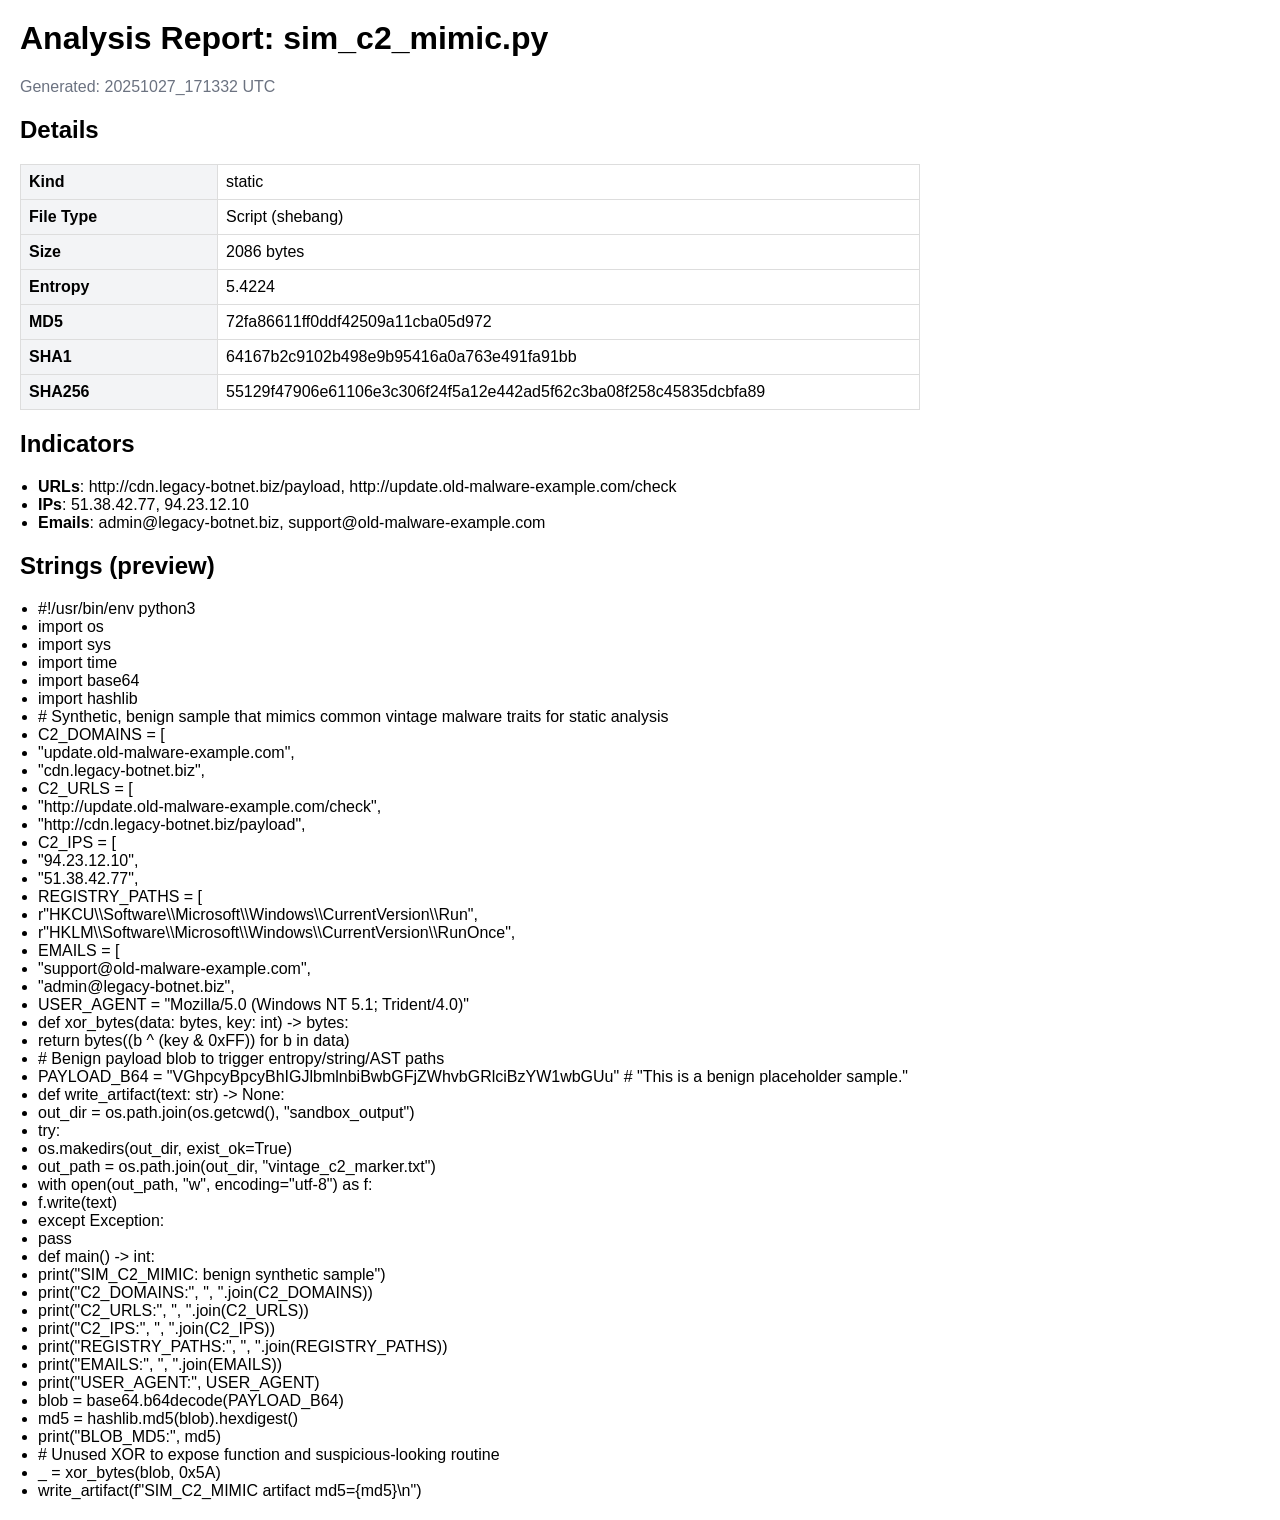
<file: analysis/report_sim_c2_mimic.py_20251027_171332.html>
<!DOCTYPE html>
<html lang="en">
<head>
<meta charset="utf-8"/>
<title>Analysis Report: sim_c2_mimic.py</title>
<style>body{font-family:Arial,Helvetica,sans-serif;margin:20px;} h1{margin-top:0;} table{border-collapse:collapse;width:100%;max-width:900px;} th,td{border:1px solid #ddd;padding:8px;text-align:left;} th{background:#f3f4f6;width:180px;} ul{padding-left:18px;} .section{margin-top:20px;} .muted{color:#6b7280;}</style>
</head>
<body>
<h1>Analysis Report: sim_c2_mimic.py</h1>
<div class="muted">Generated: 20251027_171332 UTC</div>
<div class="section"><h2>Details</h2><table><tr><th>Kind</th><td>static</td></tr><tr><th>File Type</th><td>Script (shebang)</td></tr><tr><th>Size</th><td>2086 bytes</td></tr><tr><th>Entropy</th><td>5.4224</td></tr><tr><th>MD5</th><td>72fa86611ff0ddf42509a11cba05d972</td></tr><tr><th>SHA1</th><td>64167b2c9102b498e9b95416a0a763e491fa91bb</td></tr><tr><th>SHA256</th><td>55129f47906e61106e3c306f24f5a12e442ad5f62c3ba08f258c45835dcbfa89</td></tr></table></div>
<div class="section"><h2>Indicators</h2><ul><li><strong>URLs</strong>: http://cdn.legacy-botnet.biz/payload, http://update.old-malware-example.com/check</li><li><strong>IPs</strong>: 51.38.42.77, 94.23.12.10</li><li><strong>Emails</strong>: admin@legacy-botnet.biz, support@old-malware-example.com</li></ul></div>
<div class="section"><h2>Strings (preview)</h2><ul><li>#!/usr/bin/env python3</li><li>import os</li><li>import sys</li><li>import time</li><li>import base64</li><li>import hashlib</li><li># Synthetic, benign sample that mimics common vintage malware traits for static analysis</li><li>C2_DOMAINS = [</li><li>    &quot;update.old-malware-example.com&quot;,</li><li>    &quot;cdn.legacy-botnet.biz&quot;,</li><li>C2_URLS = [</li><li>    &quot;http://update.old-malware-example.com/check&quot;,</li><li>    &quot;http://cdn.legacy-botnet.biz/payload&quot;,</li><li>C2_IPS = [</li><li>    &quot;94.23.12.10&quot;,</li><li>    &quot;51.38.42.77&quot;,</li><li>REGISTRY_PATHS = [</li><li>    r&quot;HKCU\\Software\\Microsoft\\Windows\\CurrentVersion\\Run&quot;,</li><li>    r&quot;HKLM\\Software\\Microsoft\\Windows\\CurrentVersion\\RunOnce&quot;,</li><li>EMAILS = [</li><li>    &quot;support@old-malware-example.com&quot;,</li><li>    &quot;admin@legacy-botnet.biz&quot;,</li><li>USER_AGENT = &quot;Mozilla/5.0 (Windows NT 5.1; Trident/4.0)&quot;</li><li>def xor_bytes(data: bytes, key: int) -&gt; bytes:</li><li>    return bytes((b ^ (key &amp; 0xFF)) for b in data)</li><li># Benign payload blob to trigger entropy/string/AST paths</li><li>PAYLOAD_B64 = &quot;VGhpcyBpcyBhIGJlbmlnbiBwbGFjZWhvbGRlciBzYW1wbGUu&quot;  # &quot;This is a benign placeholder sample.&quot;</li><li>def write_artifact(text: str) -&gt; None:</li><li>    out_dir = os.path.join(os.getcwd(), &quot;sandbox_output&quot;)</li><li>    try:</li><li>        os.makedirs(out_dir, exist_ok=True)</li><li>        out_path = os.path.join(out_dir, &quot;vintage_c2_marker.txt&quot;)</li><li>        with open(out_path, &quot;w&quot;, encoding=&quot;utf-8&quot;) as f:</li><li>            f.write(text)</li><li>    except Exception:</li><li>        pass</li><li>def main() -&gt; int:</li><li>    print(&quot;SIM_C2_MIMIC: benign synthetic sample&quot;)</li><li>    print(&quot;C2_DOMAINS:&quot;, &quot;, &quot;.join(C2_DOMAINS))</li><li>    print(&quot;C2_URLS:&quot;, &quot;, &quot;.join(C2_URLS))</li><li>    print(&quot;C2_IPS:&quot;, &quot;, &quot;.join(C2_IPS))</li><li>    print(&quot;REGISTRY_PATHS:&quot;, &quot;, &quot;.join(REGISTRY_PATHS))</li><li>    print(&quot;EMAILS:&quot;, &quot;, &quot;.join(EMAILS))</li><li>    print(&quot;USER_AGENT:&quot;, USER_AGENT)</li><li>    blob = base64.b64decode(PAYLOAD_B64)</li><li>    md5 = hashlib.md5(blob).hexdigest()</li><li>    print(&quot;BLOB_MD5:&quot;, md5)</li><li>    # Unused XOR to expose function and suspicious-looking routine</li><li>    _ = xor_bytes(blob, 0x5A)</li><li>    write_artifact(f&quot;SIM_C2_MIMIC artifact md5={md5}\n&quot;)</li></ul></div>
</body>
</html>
</file>
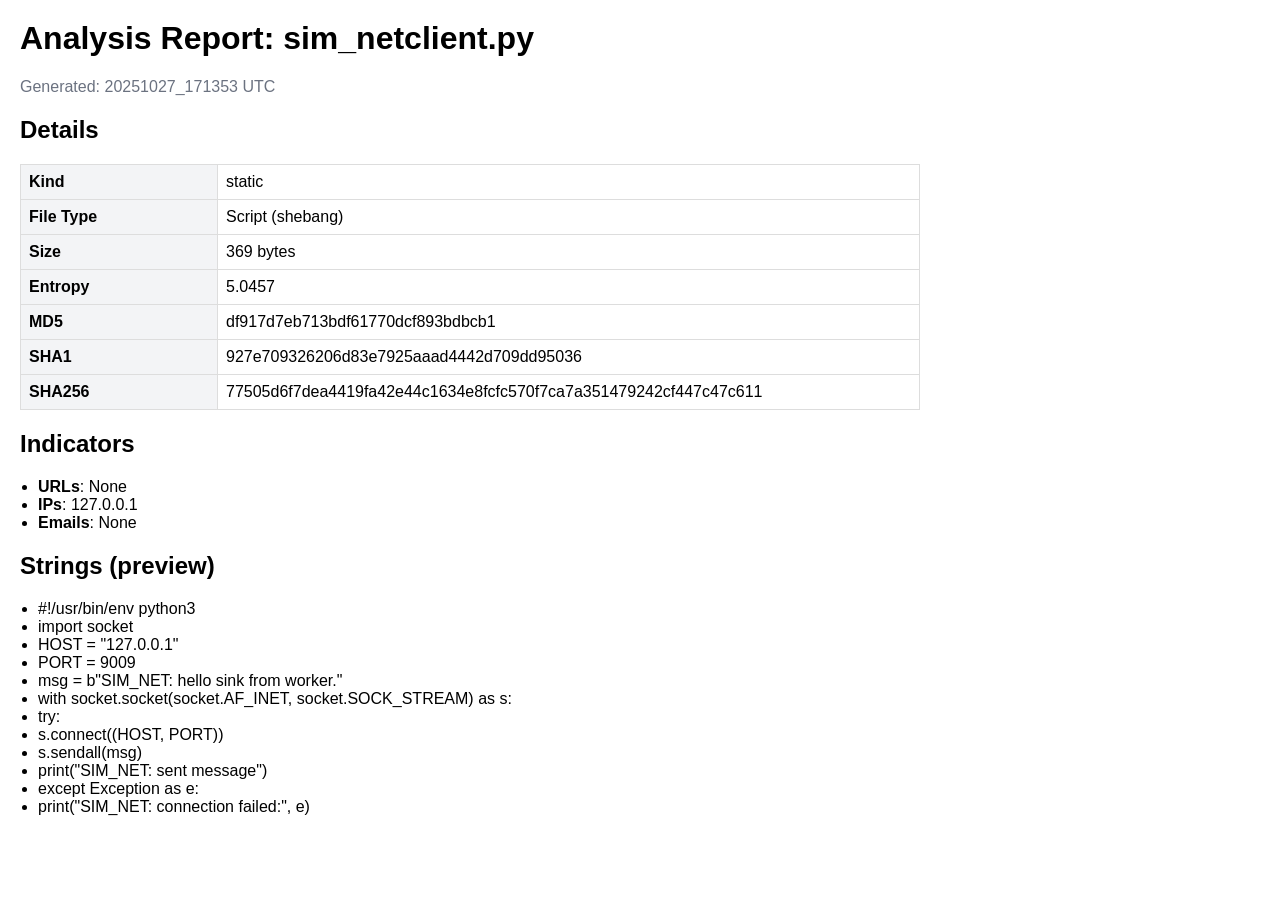
<file: analysis/report_sim_netclient.py_20251027_171353.html>
<!DOCTYPE html>
<html lang="en">
<head>
<meta charset="utf-8"/>
<title>Analysis Report: sim_netclient.py</title>
<style>body{font-family:Arial,Helvetica,sans-serif;margin:20px;} h1{margin-top:0;} table{border-collapse:collapse;width:100%;max-width:900px;} th,td{border:1px solid #ddd;padding:8px;text-align:left;} th{background:#f3f4f6;width:180px;} ul{padding-left:18px;} .section{margin-top:20px;} .muted{color:#6b7280;}</style>
</head>
<body>
<h1>Analysis Report: sim_netclient.py</h1>
<div class="muted">Generated: 20251027_171353 UTC</div>
<div class="section"><h2>Details</h2><table><tr><th>Kind</th><td>static</td></tr><tr><th>File Type</th><td>Script (shebang)</td></tr><tr><th>Size</th><td>369 bytes</td></tr><tr><th>Entropy</th><td>5.0457</td></tr><tr><th>MD5</th><td>df917d7eb713bdf61770dcf893bdbcb1</td></tr><tr><th>SHA1</th><td>927e709326206d83e7925aaad4442d709dd95036</td></tr><tr><th>SHA256</th><td>77505d6f7dea4419fa42e44c1634e8fcfc570f7ca7a351479242cf447c47c611</td></tr></table></div>
<div class="section"><h2>Indicators</h2><ul><li><strong>URLs</strong>: None</li><li><strong>IPs</strong>: 127.0.0.1</li><li><strong>Emails</strong>: None</li></ul></div>
<div class="section"><h2>Strings (preview)</h2><ul><li>#!/usr/bin/env python3</li><li>import socket</li><li>HOST = &quot;127.0.0.1&quot;</li><li>PORT = 9009</li><li>msg = b&quot;SIM_NET: hello sink from worker.&quot;</li><li>with socket.socket(socket.AF_INET, socket.SOCK_STREAM) as s:</li><li>    try:</li><li>        s.connect((HOST, PORT))</li><li>        s.sendall(msg)</li><li>        print(&quot;SIM_NET: sent message&quot;)</li><li>    except Exception as e:</li><li>        print(&quot;SIM_NET: connection failed:&quot;, e)</li></ul></div>
</body>
</html>
</file>
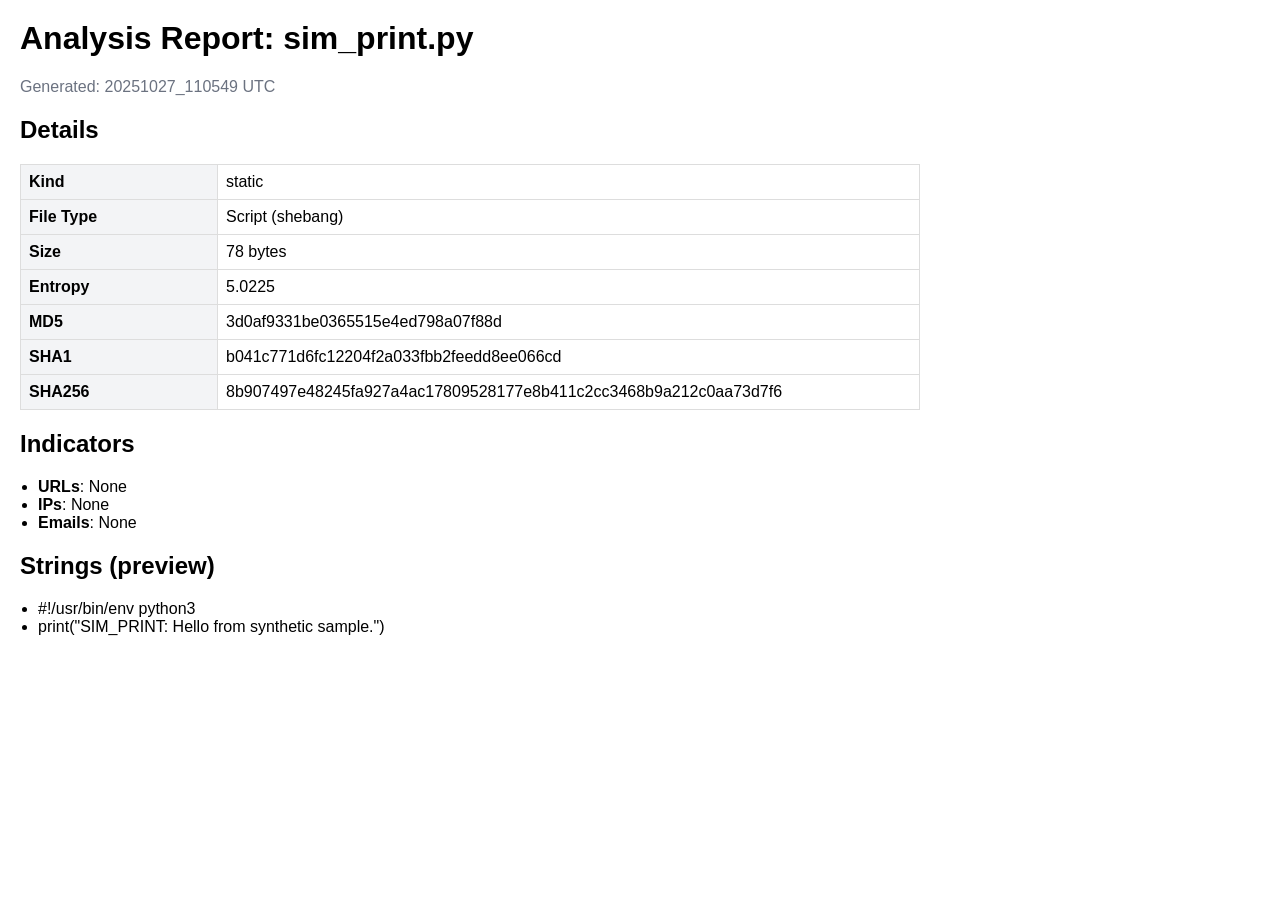
<file: analysis/report_sim_print.py_20251027_110549.html>
<!DOCTYPE html>
<html lang="en">
<head>
<meta charset="utf-8"/>
<title>Analysis Report: sim_print.py</title>
<style>body{font-family:Arial,Helvetica,sans-serif;margin:20px;} h1{margin-top:0;} table{border-collapse:collapse;width:100%;max-width:900px;} th,td{border:1px solid #ddd;padding:8px;text-align:left;} th{background:#f3f4f6;width:180px;} ul{padding-left:18px;} .section{margin-top:20px;} .muted{color:#6b7280;}</style>
</head>
<body>
<h1>Analysis Report: sim_print.py</h1>
<div class="muted">Generated: 20251027_110549 UTC</div>
<div class="section"><h2>Details</h2><table><tr><th>Kind</th><td>static</td></tr><tr><th>File Type</th><td>Script (shebang)</td></tr><tr><th>Size</th><td>78 bytes</td></tr><tr><th>Entropy</th><td>5.0225</td></tr><tr><th>MD5</th><td>3d0af9331be0365515e4ed798a07f88d</td></tr><tr><th>SHA1</th><td>b041c771d6fc12204f2a033fbb2feedd8ee066cd</td></tr><tr><th>SHA256</th><td>8b907497e48245fa927a4ac17809528177e8b411c2cc3468b9a212c0aa73d7f6</td></tr></table></div>
<div class="section"><h2>Indicators</h2><ul><li><strong>URLs</strong>: None</li><li><strong>IPs</strong>: None</li><li><strong>Emails</strong>: None</li></ul></div>
<div class="section"><h2>Strings (preview)</h2><ul><li>#!/usr/bin/env python3</li><li>print(&quot;SIM_PRINT: Hello from synthetic sample.&quot;)</li></ul></div>
</body>
</html>
</file>
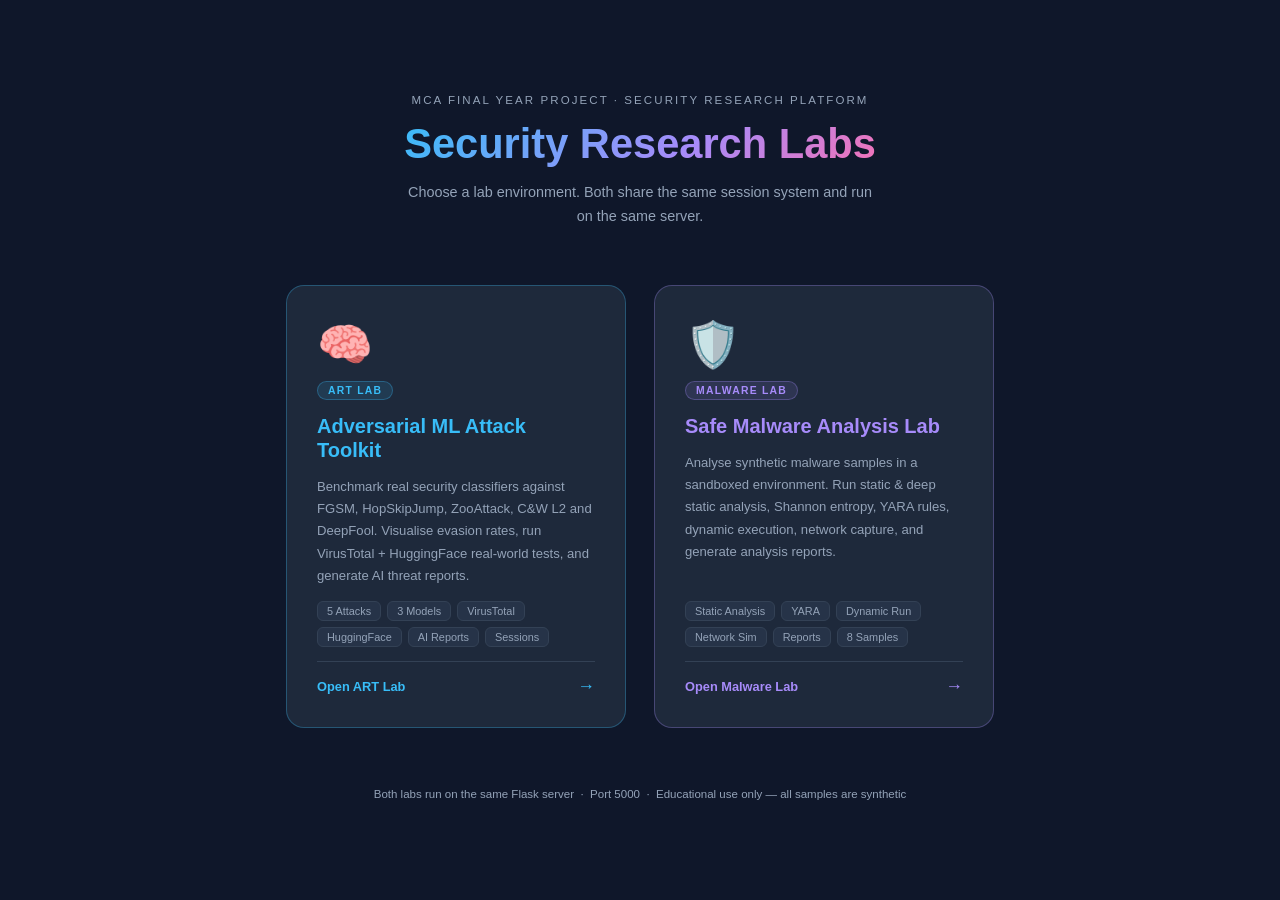
<file: templates/landing.html>
<!DOCTYPE html>
<html lang="en">
<head>
  <meta charset="utf-8" />
  <meta name="viewport" content="width=device-width, initial-scale=1" />
  <title>Security Research Labs — Select a Mode</title>
  <style>
    :root {
      --bg:       #0f172a;
      --surface:  #1e293b;
      --surface2: #263348;
      --border:   #334155;
      --accent:   #38bdf8;
      --accent2:  #f472b6;
      --accent3:  #a78bfa;
      --success:  #4ade80;
      --warn:     #facc15;
      --danger:   #f87171;
      --text:     #e2e8f0;
      --muted:    #94a3b8;
    }
    * { box-sizing: border-box; margin: 0; padding: 0; }
    body {
      font-family: 'Segoe UI', sans-serif;
      background: var(--bg);
      color: var(--text);
      min-height: 100vh;
      display: flex;
      flex-direction: column;
      align-items: center;
      justify-content: center;
      padding: 24px;
    }

    /* ── Header ─────────────────────────────────────────────── */
    .header {
      text-align: center;
      margin-bottom: 56px;
    }
    .header .eyebrow {
      font-size: .72rem;
      letter-spacing: .18em;
      text-transform: uppercase;
      color: var(--muted);
      margin-bottom: 14px;
    }
    .header h1 {
      font-size: clamp(1.6rem, 4vw, 2.6rem);
      font-weight: 800;
      background: linear-gradient(135deg, var(--accent) 0%, var(--accent3) 60%, var(--accent2) 100%);
      -webkit-background-clip: text;
      -webkit-text-fill-color: transparent;
      background-clip: text;
      line-height: 1.15;
      margin-bottom: 12px;
    }
    .header .sub {
      font-size: .9rem;
      color: var(--muted);
      max-width: 480px;
      margin: 0 auto;
      line-height: 1.7;
    }

    /* ── Cards ───────────────────────────────────────────────── */
    .cards {
      display: grid;
      grid-template-columns: repeat(auto-fit, minmax(280px, 340px));
      gap: 28px;
      justify-content: center;
      width: 100%;
      max-width: 780px;
    }

    .card {
      background: var(--surface);
      border: 1px solid var(--border);
      border-radius: 18px;
      padding: 36px 30px 30px;
      cursor: pointer;
      text-decoration: none;
      color: var(--text);
      display: flex;
      flex-direction: column;
      gap: 14px;
      position: relative;
      overflow: hidden;
      transition: transform .2s, border-color .2s, box-shadow .2s;
    }
    .card::before {
      content: '';
      position: absolute;
      inset: 0;
      opacity: 0;
      transition: opacity .2s;
      border-radius: inherit;
    }
    .card:hover {
      transform: translateY(-4px);
      box-shadow: 0 20px 60px rgba(0,0,0,.4);
    }
    .card:hover::before { opacity: 1; }

    /* ART Lab — cyan glow */
    .card.art { border-color: rgba(56,189,248,.3); }
    .card.art::before { background: radial-gradient(ellipse at top left, rgba(56,189,248,.07) 0%, transparent 70%); }
    .card.art:hover { border-color: rgba(56,189,248,.7); box-shadow: 0 20px 60px rgba(56,189,248,.15); }

    /* Malware Lab — purple glow */
    .card.mal { border-color: rgba(167,139,250,.3); }
    .card.mal::before { background: radial-gradient(ellipse at top left, rgba(167,139,250,.07) 0%, transparent 70%); }
    .card.mal:hover { border-color: rgba(167,139,250,.7); box-shadow: 0 20px 60px rgba(167,139,250,.15); }

    .card-icon {
      font-size: 2.8rem;
      line-height: 1;
    }
    .card-tag {
      font-size: .65rem;
      font-weight: 700;
      letter-spacing: .12em;
      text-transform: uppercase;
      padding: 3px 10px;
      border-radius: 999px;
      display: inline-block;
      width: fit-content;
    }
    .card.art  .card-tag { background: rgba(56,189,248,.12);  color: var(--accent);  border: 1px solid rgba(56,189,248,.3); }
    .card.mal  .card-tag { background: rgba(167,139,250,.12); color: var(--accent3); border: 1px solid rgba(167,139,250,.3); }

    .card h2 {
      font-size: 1.25rem;
      font-weight: 700;
      margin: 0;
      line-height: 1.2;
    }
    .card.art h2 { color: var(--accent); }
    .card.mal h2 { color: var(--accent3); }

    .card p {
      font-size: .82rem;
      color: var(--muted);
      line-height: 1.7;
      flex: 1;
    }

    .card-features {
      display: flex;
      flex-wrap: wrap;
      gap: 6px;
    }
    .chip {
      font-size: .68rem;
      padding: 3px 9px;
      border-radius: 6px;
      background: var(--surface2);
      color: var(--muted);
      border: 1px solid var(--border);
    }

    .card-cta {
      display: flex;
      align-items: center;
      justify-content: space-between;
      padding-top: 14px;
      border-top: 1px solid var(--border);
      font-size: .8rem;
      font-weight: 600;
    }
    .card.art  .card-cta { color: var(--accent); }
    .card.mal  .card-cta { color: var(--accent3); }
    .cta-arrow { font-size: 1.1rem; transition: transform .2s; }
    .card:hover .cta-arrow { transform: translateX(4px); }

    /* ── Footer ──────────────────────────────────────────────── */
    .footer {
      margin-top: 56px;
      font-size: .72rem;
      color: var(--muted);
      text-align: center;
      line-height: 1.9;
    }
    .footer a { color: var(--muted); text-decoration: underline; }
  </style>
</head>
<body>

  <div class="header">
    <div class="eyebrow">MCA Final Year Project · Security Research Platform</div>
    <h1>Security Research Labs</h1>
    <p class="sub">
      Choose a lab environment. Both share the same session system and run on the same server.
    </p>
  </div>

  <div class="cards">

    <!-- ART Lab -->
    <a class="card art" id="artCard" href="/art">
      <div class="card-icon">🧠</div>
      <div class="card-tag">ART Lab</div>
      <h2>Adversarial ML Attack Toolkit</h2>
      <p>
        Benchmark real security classifiers against FGSM, HopSkipJump, ZooAttack,
        C&amp;W L2 and DeepFool. Visualise evasion rates, run VirusTotal + HuggingFace
        real-world tests, and generate AI threat reports.
      </p>
      <div class="card-features">
        <span class="chip">5 Attacks</span>
        <span class="chip">3 Models</span>
        <span class="chip">VirusTotal</span>
        <span class="chip">HuggingFace</span>
        <span class="chip">AI Reports</span>
        <span class="chip">Sessions</span>
      </div>
      <div class="card-cta">
        Open ART Lab <span class="cta-arrow">→</span>
      </div>
    </a>

    <!-- Malware Lab -->
    <a class="card mal" href="/malware">
      <div class="card-icon">🛡️</div>
      <div class="card-tag">Malware Lab</div>
      <h2>Safe Malware Analysis Lab</h2>
      <p>
        Analyse synthetic malware samples in a sandboxed environment.
        Run static &amp; deep static analysis, Shannon entropy, YARA rules,
        dynamic execution, network capture, and generate analysis reports.
      </p>
      <div class="card-features">
        <span class="chip">Static Analysis</span>
        <span class="chip">YARA</span>
        <span class="chip">Dynamic Run</span>
        <span class="chip">Network Sim</span>
        <span class="chip">Reports</span>
        <span class="chip">8 Samples</span>
      </div>
      <div class="card-cta">
        Open Malware Lab <span class="cta-arrow">→</span>
      </div>
    </a>

  </div>

  <div class="footer">
    Both labs run on the same Flask server &nbsp;·&nbsp;
    Port 5000 &nbsp;·&nbsp; Educational use only — all samples are synthetic
  </div>

  <script>
    // If URL has ?session=<id>, carry it over to the ART Lab link
    const params = new URLSearchParams(window.location.search);
    const sid    = params.get('session');
    if (sid) {
      document.getElementById('artCard').href = '/art?session=' + encodeURIComponent(sid);
    }
  </script>
</body>
</html>
</file>
